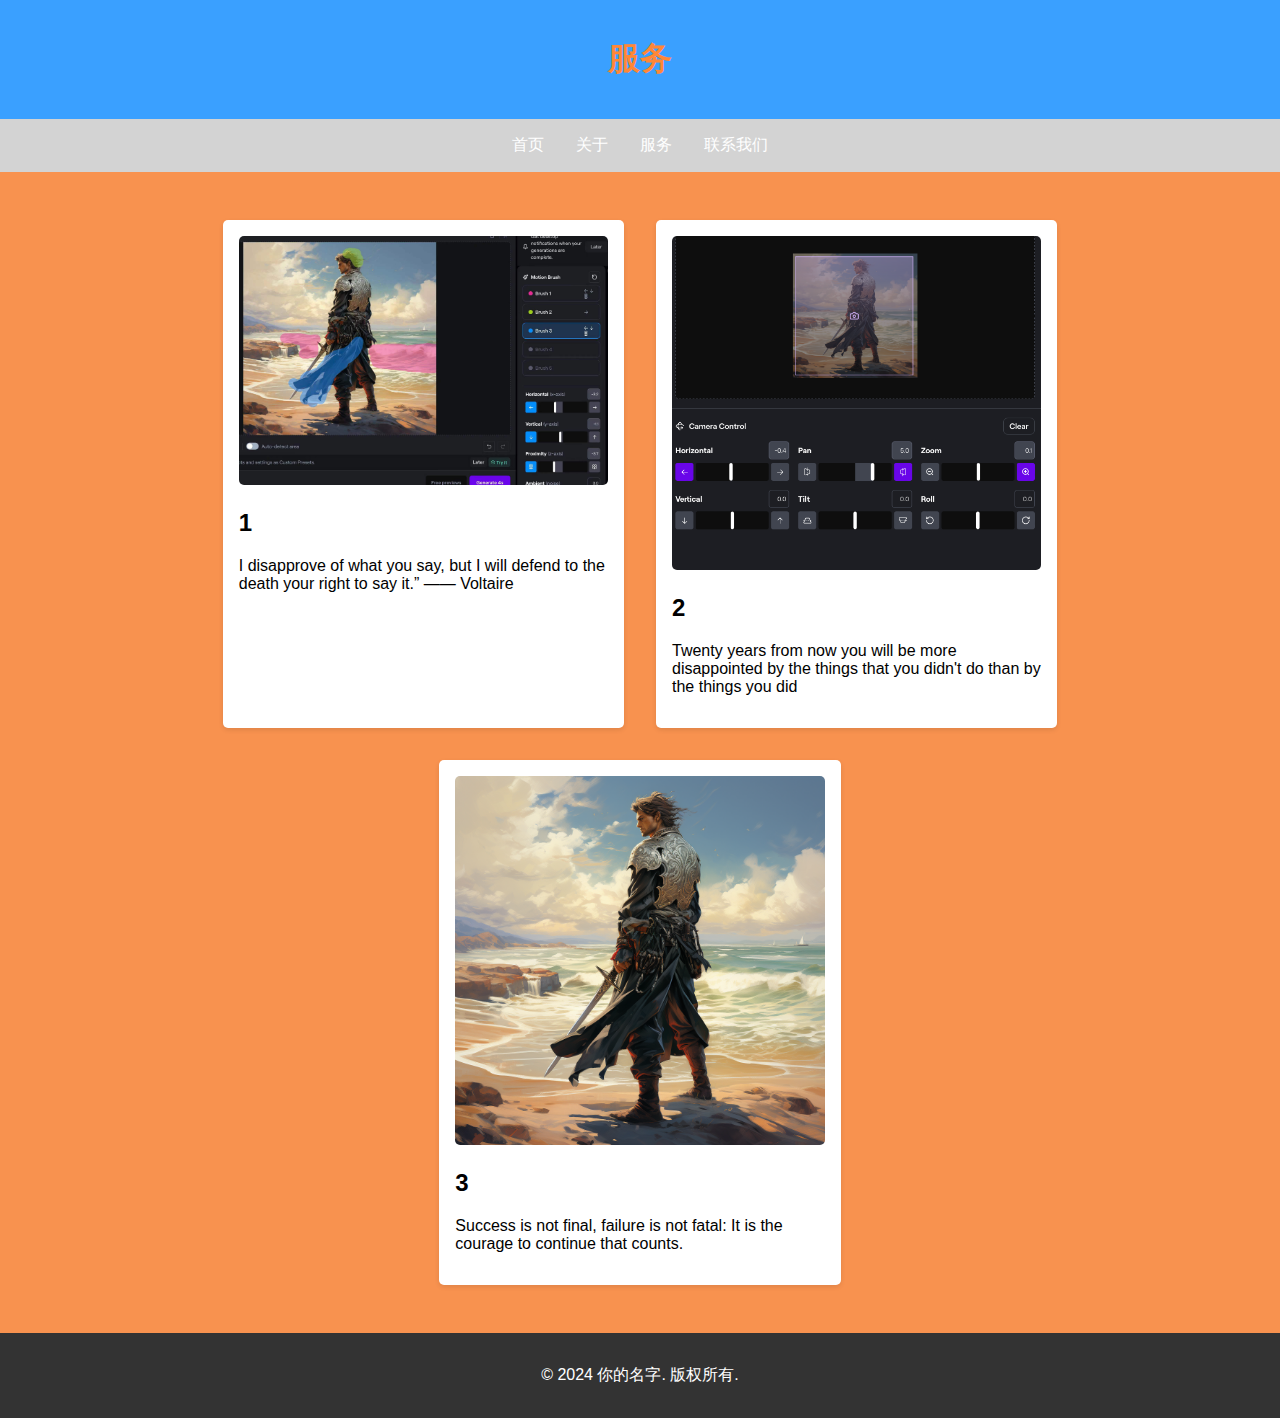
<file: fuwu.html>
<!DOCTYPE html>
<html lang="en">
<head>
    <meta charset="UTF-8">
    <meta name="viewport" content="width=device-width, initial-scale=1.0">
    <title>服务</title>
    <link href="fuwu.html" rel="stylesheet">
    <style>
        body {
            font-family: 'Roboto', sans-serif;
            margin: 0;
            padding: 0;
            background-color: hsl(24, 92%, 64%);
        }
        header {
            background: #3aa0ff;
            color: #ff8737;
            padding: 1rem 0;
            text-align: center;
        }
        nav {
            display: flex;
            justify-content: center;
            background: #d3d3d3;
        }
        nav a {
            color: #fff;
            padding: 1rem;
            text-decoration: none;
            transition: background 0.3s;
        }
        nav a:hover {
            background: #555;
        }
        .content {
            display: flex;
            flex-wrap: wrap;
            justify-content: center;
            padding: 2rem;
        }
        .card {
            background: #fff;
            border-radius: 5px;
            box-shadow: 0 2px 5px rgba(0,0,0,0.1);
            margin: 1rem;
            padding: 1rem;
            width: calc(33% - 2rem);
            transition: transform 0.3s;
        }
        .card img {
            width: 100%;
            border-radius: 5px;
        }
        .card:hover {
            transform: translateY(-10px);
        }
        footer {
            background: #333;
            color: #fff;
            padding: 1rem 0;
            text-align: center;
        }
    </style>
</head>
<body>
    <header>
        <h1>服务</h1>
    </header>
    <nav>
        <a href="index.html">首页</a>
        <a href="about.html">关于</a>
        <a href="fuwu.html">服务</a>
        <a href="contact.html">联系我们</a>
    </nav>
    <div class="content">
        <div class="card">
            <img src="picture/tutu(5).jpg" alt="Image 1">
            <h2>1</h2>
            <p>I disapprove of what you say, but I will defend to the death your right to say it.” —— Voltaire</p>
        </div>
        <div class="card">
            <img src="picture/tutu(6).png" alt="Image 2">
            <h2>2</h2>
            <p>Twenty years from now you will be more disappointed by the things that you didn't do than by the things you did</p>
        </div>
        <div class="card">
            <img src="picture/tutu(7).png" alt="Image 3">
            <h2>3</h2>
            <p>Success is not final, failure is not fatal: It is the courage to continue that counts.</p>
        </div>
    </div>
    <footer>
        <p>&copy; 2024 你的名字. 版权所有.</p>
    </footer>
</body>
</html>
</file>
